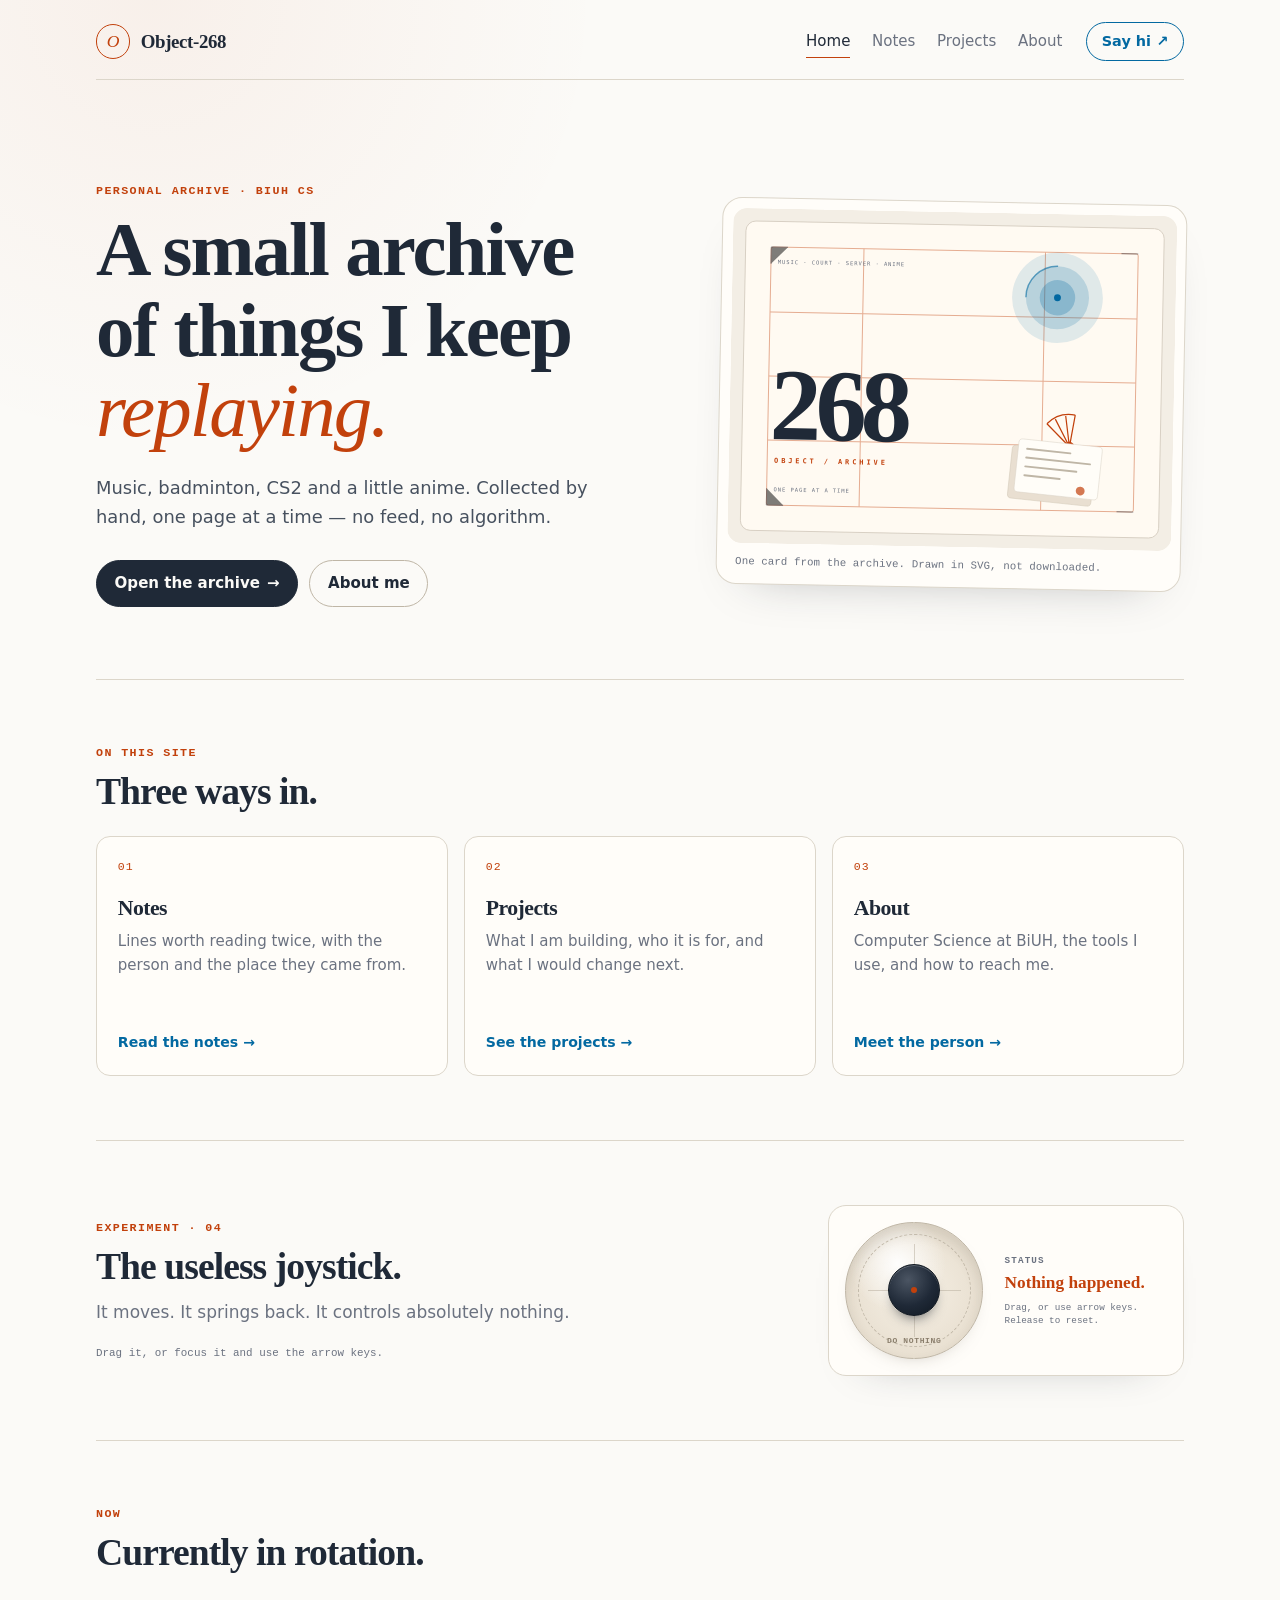
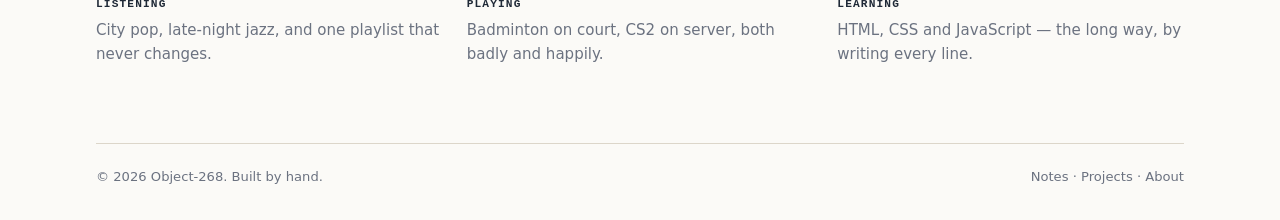
<file: index.html>
<!DOCTYPE html>
<html lang="en" class="no-js">
<head>
  <meta charset="UTF-8">
  <meta name="viewport" content="width=device-width, initial-scale=1.0">
  <meta name="description" content="Object-268 — a small hand-written archive of music, badminton, CS2 and anime.">
  <meta name="theme-color" content="#fbfaf7">
  <meta property="og:title" content="Object-268 — A small archive">
  <meta property="og:description" content="A small, hand-written archive by Object-268.">
  <meta property="og:type" content="website">
  <meta property="og:url" content="https://1762585131-cloud.github.io/object-268/">
  <meta property="og:image" content="https://1762585131-cloud.github.io/object-268/og-image.jpg">
  <meta property="og:image:width" content="1200">
  <meta property="og:image:height" content="630">
  <meta name="twitter:card" content="summary_large_image">
  <meta name="author" content="Object-268">
  <title>Object-268 — A small archive</title>
  <link rel="icon" href="favicon-32.png" sizes="32x32" type="image/png">
  <link rel="apple-touch-icon" href="apple-touch-icon.png">
  <link rel="stylesheet" href="style.css">
  <script>document.documentElement.classList.remove('no-js');document.documentElement.classList.add('js');</script>
  <script src="site.js" defer></script>
</head>
<body>
  <a class="skip-link" href="#main">Skip to content</a>

  <header class="site-header">
    <a class="brand" href="index.html" aria-label="Object-268 home">
      <span class="brand-mark" aria-hidden="true">O</span>
      <span class="brand-text">Object-268</span>
    </a>

    <button class="nav-toggle" type="button" aria-expanded="false" aria-controls="site-nav">
      <span class="nav-toggle-line" aria-hidden="true"></span>
      <span class="nav-toggle-line" aria-hidden="true"></span>
      <span class="sr-only">Menu</span>
    </button>

    <nav class="site-nav" id="site-nav" aria-label="Main">
      <ul class="nav-links">
        <li><a href="index.html" aria-current="page">Home</a></li>
        <li><a href="notes.html">Notes</a></li>
        <li><a href="projects.html">Projects</a></li>
        <li><a href="about.html">About</a></li>
      </ul>
      <a class="nav-cta" href="about.html#contact">Say hi <span aria-hidden="true">↗</span></a>
    </nav>
  </header>

  <main id="main">
    <section class="hero" aria-labelledby="hero-title">
      <div class="hero-copy">
        <p class="eyebrow">Personal archive · BiUH CS</p>
        <h1 id="hero-title">A small archive of things I keep <em>replaying.</em></h1>
        <p class="lede">Music, badminton, CS2 and a little anime. Collected by hand, one page at a time — no feed, no algorithm.</p>
        <div class="button-row">
          <a class="button button--solid" href="projects.html">Open the archive <span aria-hidden="true">→</span></a>
          <a class="button button--ghost" href="about.html">About me</a>
        </div>
      </div>

      <figure class="hero-figure">
        <img src="hero.svg" alt="An abstract archive card with court lines, a record and the number 268." width="900" height="680">
        <figcaption>One card from the archive. Drawn in SVG, not downloaded.</figcaption>
      </figure>
    </section>

    <section class="section" aria-labelledby="on-this-site">
      <div class="section-head">
        <p class="eyebrow">On this site</p>
        <h2 id="on-this-site">Three ways in.</h2>
      </div>

      <div class="card-grid">
        <a class="card" href="notes.html">
          <span class="card-number">01</span>
          <h3>Notes</h3>
          <p>Lines worth reading twice, with the person and the place they came from.</p>
          <span class="card-link">Read the notes <span aria-hidden="true">→</span></span>
        </a>

        <a class="card" href="projects.html">
          <span class="card-number">02</span>
          <h3>Projects</h3>
          <p>What I am building, who it is for, and what I would change next.</p>
          <span class="card-link">See the projects <span aria-hidden="true">→</span></span>
        </a>

        <a class="card" href="about.html">
          <span class="card-number">03</span>
          <h3>About</h3>
          <p>Computer Science at BiUH, the tools I use, and how to reach me.</p>
          <span class="card-link">Meet the person <span aria-hidden="true">→</span></span>
        </a>
      </div>
    </section>

    <section class="useless" aria-labelledby="useless-title">
      <div class="useless-copy">
        <p class="eyebrow">Experiment · 04</p>
        <h2 id="useless-title">The useless joystick.</h2>
        <p>It moves. It springs back. It controls absolutely nothing.</p>
        <p class="small-note">Drag it, or focus it and use the arrow keys.</p>
      </div>

      <div class="useless-card">
        <button class="joystick" type="button" data-joystick aria-describedby="joystick-help" aria-label="Useless joystick. Drag it or use the arrow keys. It does nothing.">
          <span class="joystick-ring" aria-hidden="true"></span>
          <span class="joystick-stick" data-joystick-stick aria-hidden="true"></span>
          <span class="joystick-label" aria-hidden="true">DO NOTHING</span>
        </button>
        <div class="useless-readout">
          <span class="joystick-status">Status</span>
          <p class="joystick-output" data-joystick-output aria-live="polite">Nothing happened.</p>
          <p class="joystick-help" id="joystick-help">Drag, or use arrow keys. Release to reset.</p>
        </div>
      </div>
    </section>

    <section class="now" aria-labelledby="now-title">
      <p class="eyebrow">Now</p>
      <h2 id="now-title">Currently in rotation.</h2>
      <div class="now-grid">
        <div>
          <span class="now-label">Listening</span>
          <p>City pop, late-night jazz, and one playlist that never changes.</p>
        </div>
        <div>
          <span class="now-label">Playing</span>
          <p>Badminton on court, CS2 on server, both badly and happily.</p>
        </div>
        <div>
          <span class="now-label">Learning</span>
          <p>HTML, CSS and JavaScript — the long way, by writing every line.</p>
        </div>
      </div>
    </section>
  </main>

  <footer class="site-footer" id="site-footer">
    <p>© <span data-year>2026</span> Object-268. Built by hand.</p>
    <p class="footer-links"><a href="notes.html">Notes</a> · <a href="projects.html">Projects</a> · <a href="about.html">About</a></p>
  </footer>
</body>
</html>
</file>
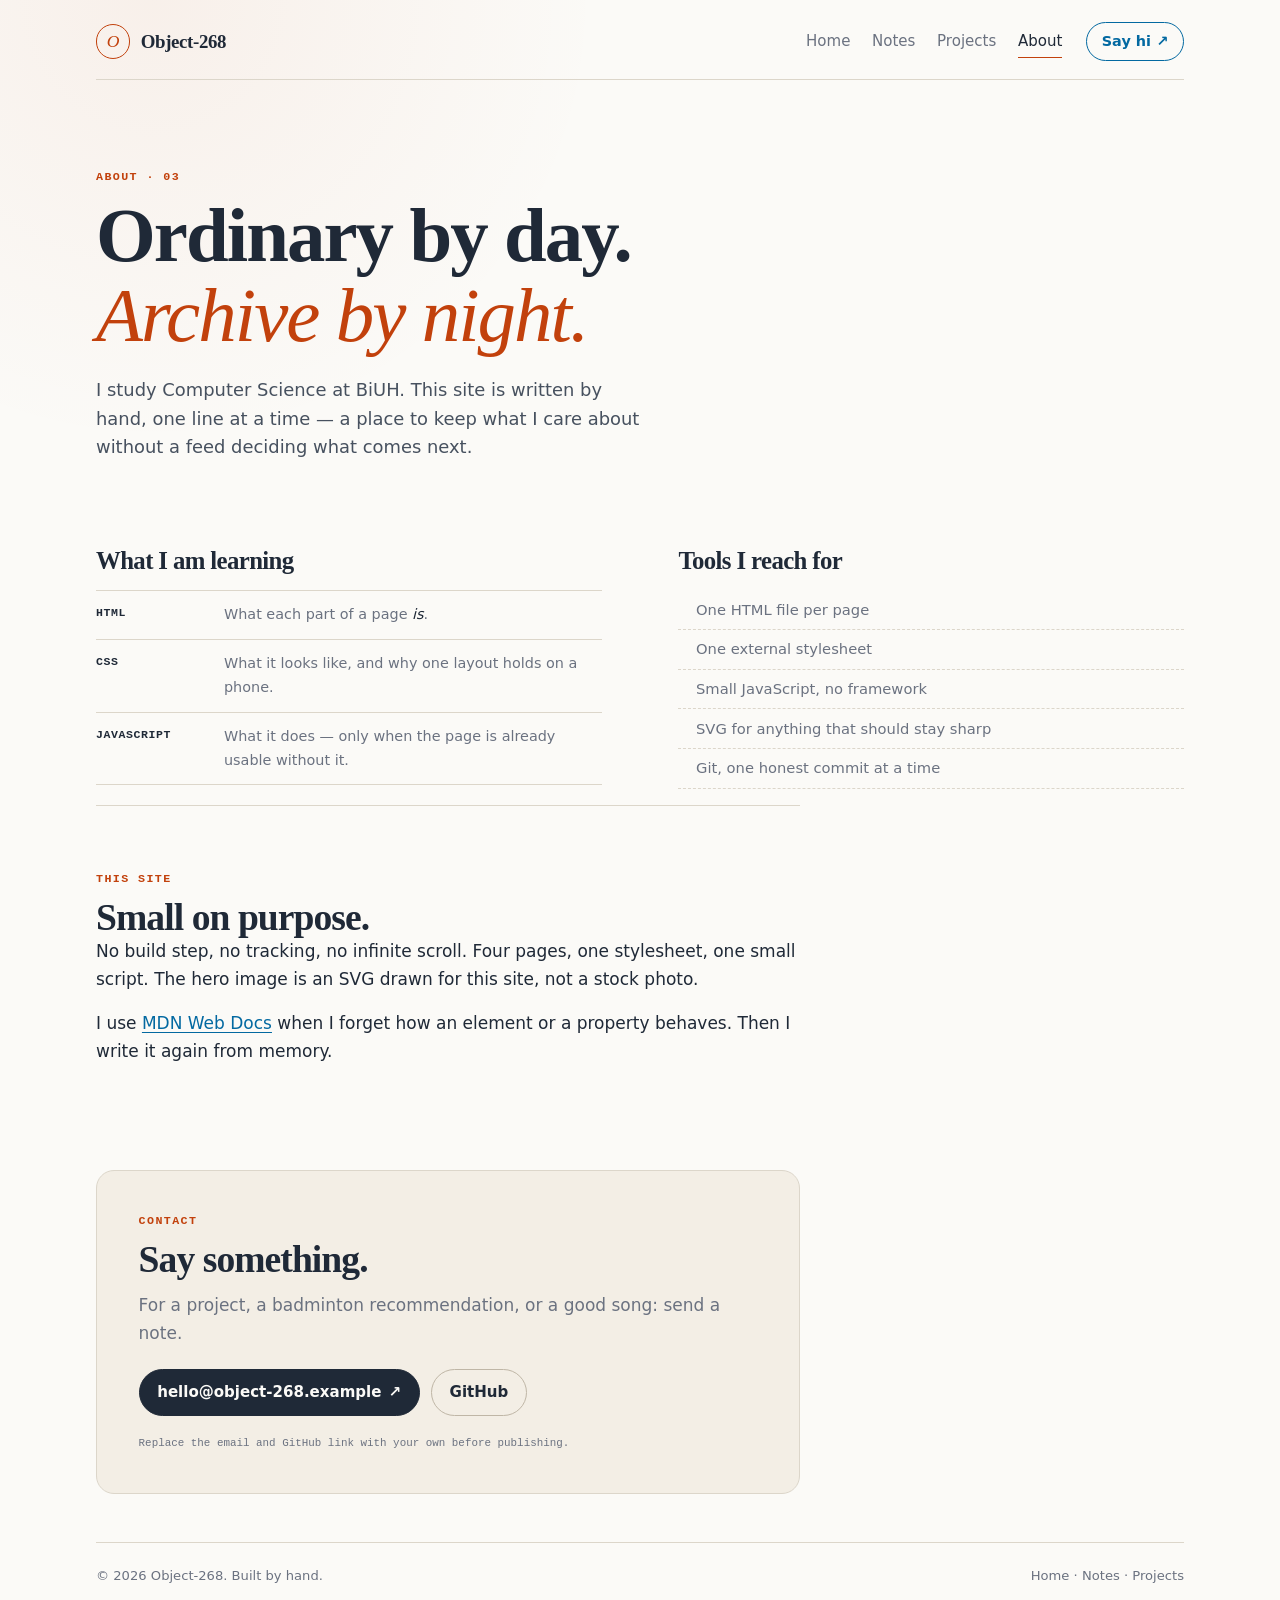
<file: about.html>
<!DOCTYPE html>
<html lang="en" class="no-js">
<head>
  <meta charset="UTF-8">
  <meta name="viewport" content="width=device-width, initial-scale=1.0">
  <meta name="description" content="About Object-268 — Computer Science at BiUH, learning HTML, CSS and JavaScript by hand.">
  <meta name="theme-color" content="#fbfaf7">
  <meta property="og:title" content="About — Object-268">
  <meta property="og:description" content="A small, hand-written archive by Object-268.">
  <meta property="og:type" content="website">
  <meta property="og:url" content="https://1762585131-cloud.github.io/object-268/about.html">
  <meta property="og:image" content="https://1762585131-cloud.github.io/object-268/og-image.jpg">
  <meta property="og:image:width" content="1200">
  <meta property="og:image:height" content="630">
  <meta name="twitter:card" content="summary_large_image">
  <meta name="author" content="Object-268">
  <title>About — Object-268</title>
  <link rel="icon" href="favicon-32.png" sizes="32x32" type="image/png">
  <link rel="apple-touch-icon" href="apple-touch-icon.png">
  <link rel="stylesheet" href="style.css">
  <script>document.documentElement.classList.remove('no-js');document.documentElement.classList.add('js');</script>
  <script src="site.js" defer></script>
</head>
<body>
  <a class="skip-link" href="#main">Skip to content</a>

  <header class="site-header">
    <a class="brand" href="index.html" aria-label="Object-268 home">
      <span class="brand-mark" aria-hidden="true">O</span>
      <span class="brand-text">Object-268</span>
    </a>
    <button class="nav-toggle" type="button" aria-expanded="false" aria-controls="site-nav">
      <span class="nav-toggle-line" aria-hidden="true"></span>
      <span class="nav-toggle-line" aria-hidden="true"></span>
      <span class="sr-only">Menu</span>
    </button>
    <nav class="site-nav" id="site-nav" aria-label="Main">
      <ul class="nav-links">
        <li><a href="index.html">Home</a></li>
        <li><a href="notes.html">Notes</a></li>
        <li><a href="projects.html">Projects</a></li>
        <li><a href="about.html" aria-current="page">About</a></li>
      </ul>
      <a class="nav-cta" href="#contact">Say hi <span aria-hidden="true">↗</span></a>
    </nav>
  </header>

  <main id="main">
    <header class="page-head">
      <p class="eyebrow">About · 03</p>
      <h1>Ordinary by day.<br><em>Archive by night.</em></h1>
      <p class="lede">I study Computer Science at BiUH. This site is written by hand, one line at a time — a place to keep what I care about without a feed deciding what comes next.</p>
    </header>

    <section class="about-grid">
      <div>
        <h2>What I am learning</h2>
        <ul class="learning-list">
          <li><strong>HTML</strong><span>What each part of a page <em>is</em>.</span></li>
          <li><strong>CSS</strong><span>What it looks like, and why one layout holds on a phone.</span></li>
          <li><strong>JavaScript</strong><span>What it does — only when the page is already usable without it.</span></li>
        </ul>
      </div>

      <div>
        <h2>Tools I reach for</h2>
        <ul class="plain-list">
          <li>One HTML file per page</li>
          <li>One external stylesheet</li>
          <li>Small JavaScript, no framework</li>
          <li>SVG for anything that should stay sharp</li>
          <li>Git, one honest commit at a time</li>
        </ul>
      </div>
    </section>

    <section class="section section--narrow" aria-labelledby="how-this-site-was-made">
      <p class="eyebrow">This site</p>
      <h2 id="how-this-site-was-made">Small on purpose.</h2>
      <p>No build step, no tracking, no infinite scroll. Four pages, one stylesheet, one small script. The hero image is an SVG drawn for this site, not a stock photo.</p>
      <p>I use <a href="https://developer.mozilla.org" target="_blank" rel="noopener noreferrer">MDN Web Docs</a> when I forget how an element or a property behaves. Then I write it again from memory.</p>
    </section>

    <section class="contact" id="contact" aria-labelledby="contact-title">
      <p class="eyebrow">Contact</p>
      <h2 id="contact-title">Say something.</h2>
      <p>For a project, a badminton recommendation, or a good song: send a note.</p>
      <div class="button-row">
        <a class="button button--solid" href="mailto:hello@object-268.example">hello@object-268.example <span aria-hidden="true">↗</span></a>
        <a class="button button--ghost" href="https://github.com/" target="_blank" rel="noopener noreferrer">GitHub</a>
      </div>
      <p class="small-note">Replace the email and GitHub link with your own before publishing.</p>
    </section>
  </main>

  <footer class="site-footer" id="site-footer">
    <p>© <span data-year>2026</span> Object-268. Built by hand.</p>
    <p class="footer-links"><a href="index.html">Home</a> · <a href="notes.html">Notes</a> · <a href="projects.html">Projects</a></p>
  </footer>
</body>
</html>
</file>
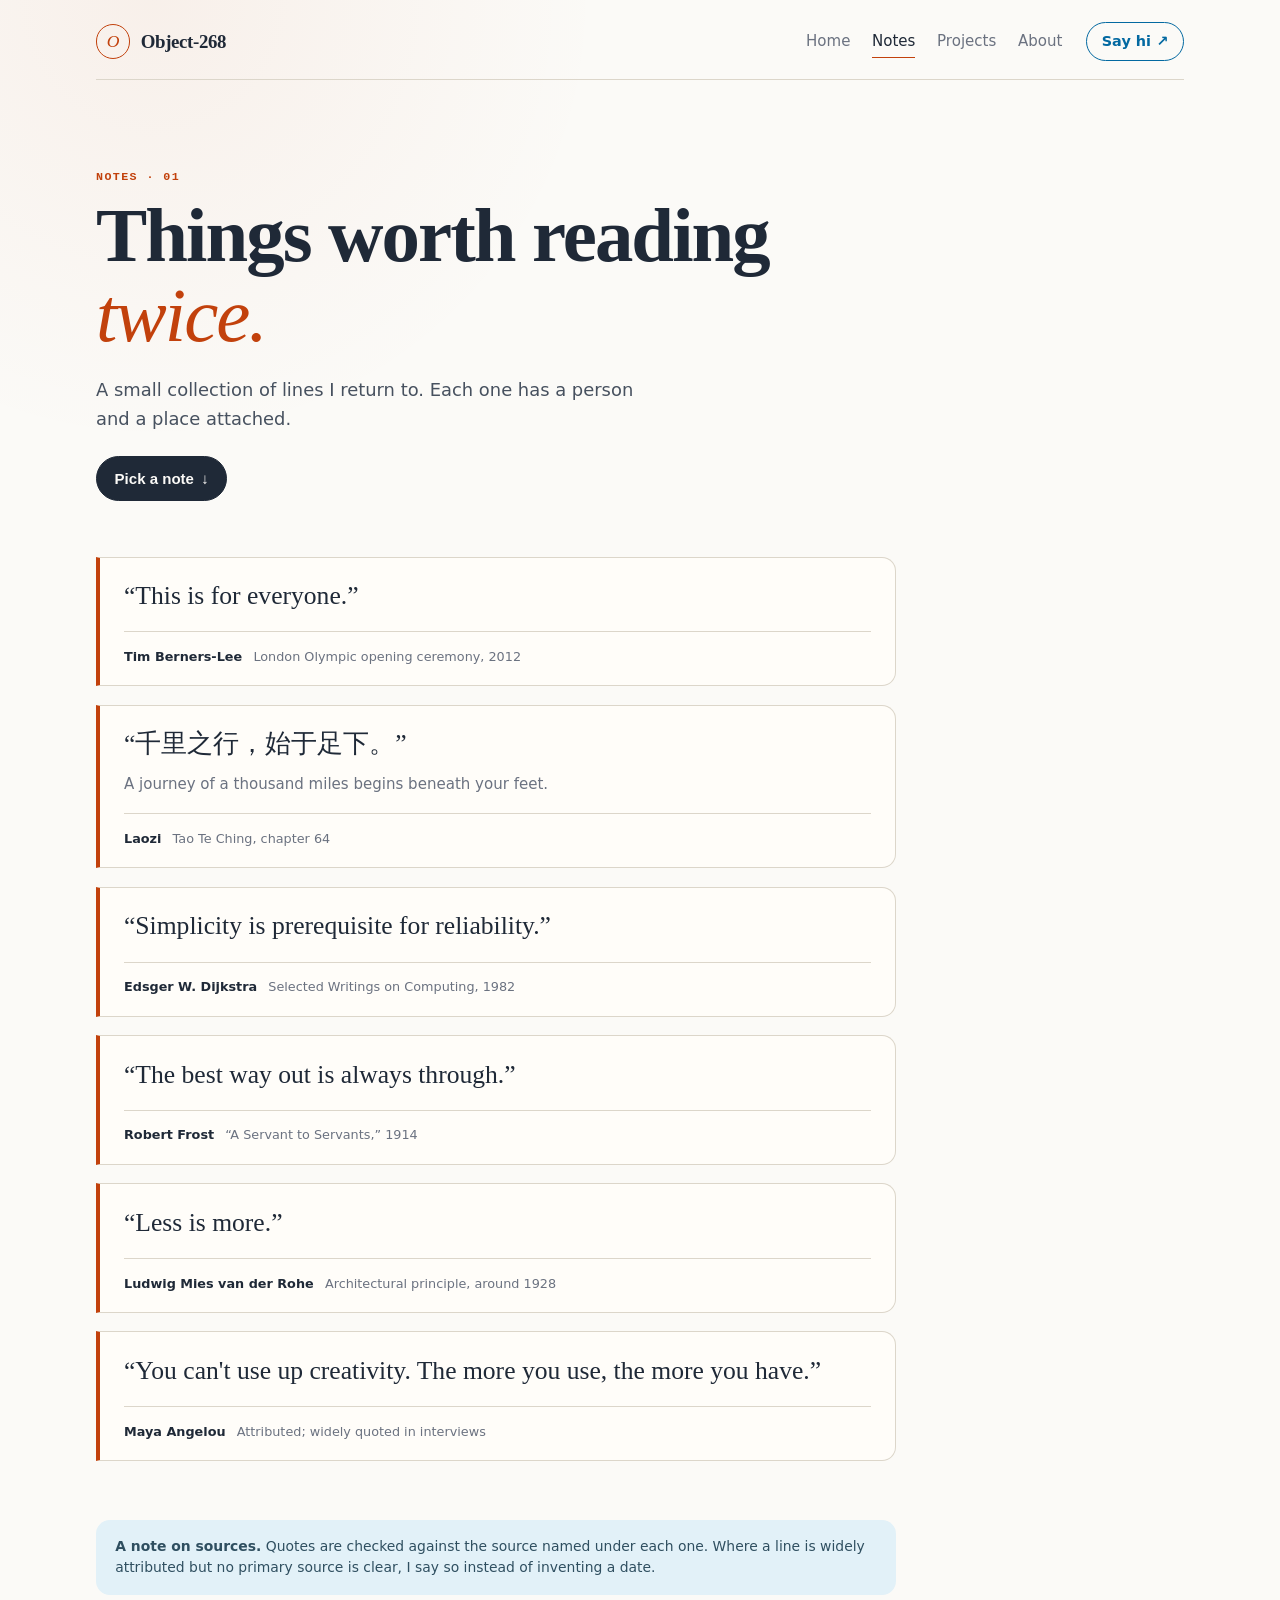
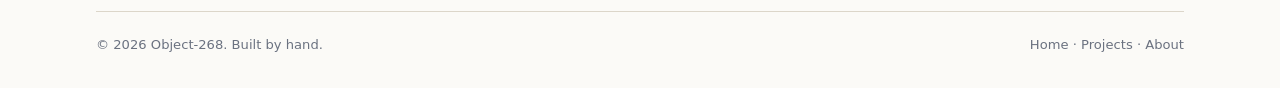
<file: notes.html>
<!DOCTYPE html>
<html lang="en" class="no-js">
<head>
  <meta charset="UTF-8">
  <meta name="viewport" content="width=device-width, initial-scale=1.0">
  <meta name="description" content="Notes worth reading twice — quotes collected by Object-268, with sources.">
  <meta name="theme-color" content="#fbfaf7">
  <meta property="og:title" content="Notes — Object-268">
  <meta property="og:description" content="A small, hand-written archive by Object-268.">
  <meta property="og:type" content="website">
  <meta property="og:url" content="https://1762585131-cloud.github.io/object-268/notes.html">
  <meta property="og:image" content="https://1762585131-cloud.github.io/object-268/og-image.jpg">
  <meta property="og:image:width" content="1200">
  <meta property="og:image:height" content="630">
  <meta name="twitter:card" content="summary_large_image">
  <meta name="author" content="Object-268">
  <title>Notes — Object-268</title>
  <link rel="icon" href="favicon-32.png" sizes="32x32" type="image/png">
  <link rel="apple-touch-icon" href="apple-touch-icon.png">
  <link rel="stylesheet" href="style.css">
  <script>document.documentElement.classList.remove('no-js');document.documentElement.classList.add('js');</script>
  <script src="site.js" defer></script>
</head>
<body>
  <a class="skip-link" href="#main">Skip to content</a>

  <header class="site-header">
    <a class="brand" href="index.html" aria-label="Object-268 home">
      <span class="brand-mark" aria-hidden="true">O</span>
      <span class="brand-text">Object-268</span>
    </a>
    <button class="nav-toggle" type="button" aria-expanded="false" aria-controls="site-nav">
      <span class="nav-toggle-line" aria-hidden="true"></span>
      <span class="nav-toggle-line" aria-hidden="true"></span>
      <span class="sr-only">Menu</span>
    </button>
    <nav class="site-nav" id="site-nav" aria-label="Main">
      <ul class="nav-links">
        <li><a href="index.html">Home</a></li>
        <li><a href="notes.html" aria-current="page">Notes</a></li>
        <li><a href="projects.html">Projects</a></li>
        <li><a href="about.html">About</a></li>
      </ul>
      <a class="nav-cta" href="about.html#contact">Say hi <span aria-hidden="true">↗</span></a>
    </nav>
  </header>

  <main id="main">
    <header class="page-head">
      <p class="eyebrow">Notes · 01</p>
      <h1>Things worth reading <em>twice.</em></h1>
      <p class="lede">A small collection of lines I return to. Each one has a person and a place attached.</p>
      <button class="button button--solid" type="button" data-random-note>Pick a note <span aria-hidden="true">↓</span></button>
    </header>

    <section class="notes" aria-label="Collected notes">
      <article class="note" id="note-berners-lee">
        <blockquote>
          <p>“This is for everyone.”</p>
        </blockquote>
        <footer>
          <cite>Tim Berners-Lee</cite>
          <span>London Olympic opening ceremony, 2012</span>
        </footer>
      </article>

      <article class="note" id="note-laozi">
        <blockquote>
          <p>“千里之行，始于足下。”</p>
          <p class="translation">A journey of a thousand miles begins beneath your feet.</p>
        </blockquote>
        <footer>
          <cite>Laozi</cite>
          <span>Tao Te Ching, chapter 64</span>
        </footer>
      </article>

      <article class="note" id="note-dijkstra">
        <blockquote>
          <p>“Simplicity is prerequisite for reliability.”</p>
        </blockquote>
        <footer>
          <cite>Edsger W. Dijkstra</cite>
          <span>Selected Writings on Computing, 1982</span>
        </footer>
      </article>

      <article class="note" id="note-frost">
        <blockquote>
          <p>“The best way out is always through.”</p>
        </blockquote>
        <footer>
          <cite>Robert Frost</cite>
          <span>“A Servant to Servants,” 1914</span>
        </footer>
      </article>

      <article class="note" id="note-mies">
        <blockquote>
          <p>“Less is more.”</p>
        </blockquote>
        <footer>
          <cite>Ludwig Mies van der Rohe</cite>
          <span>Architectural principle, around 1928</span>
        </footer>
      </article>

      <article class="note" id="note-angelou">
        <blockquote>
          <p>“You can't use up creativity. The more you use, the more you have.”</p>
        </blockquote>
        <footer>
          <cite>Maya Angelou</cite>
          <span>Attributed; widely quoted in interviews</span>
        </footer>
      </article>
    </section>

    <aside class="note-source">
      <p><strong>A note on sources.</strong> Quotes are checked against the source named under each one. Where a line is widely attributed but no primary source is clear, I say so instead of inventing a date.</p>
    </aside>
  </main>

  <footer class="site-footer" id="site-footer">
    <p>© <span data-year>2026</span> Object-268. Built by hand.</p>
    <p class="footer-links"><a href="index.html">Home</a> · <a href="projects.html">Projects</a> · <a href="about.html">About</a></p>
  </footer>
</body>
</html>
</file>
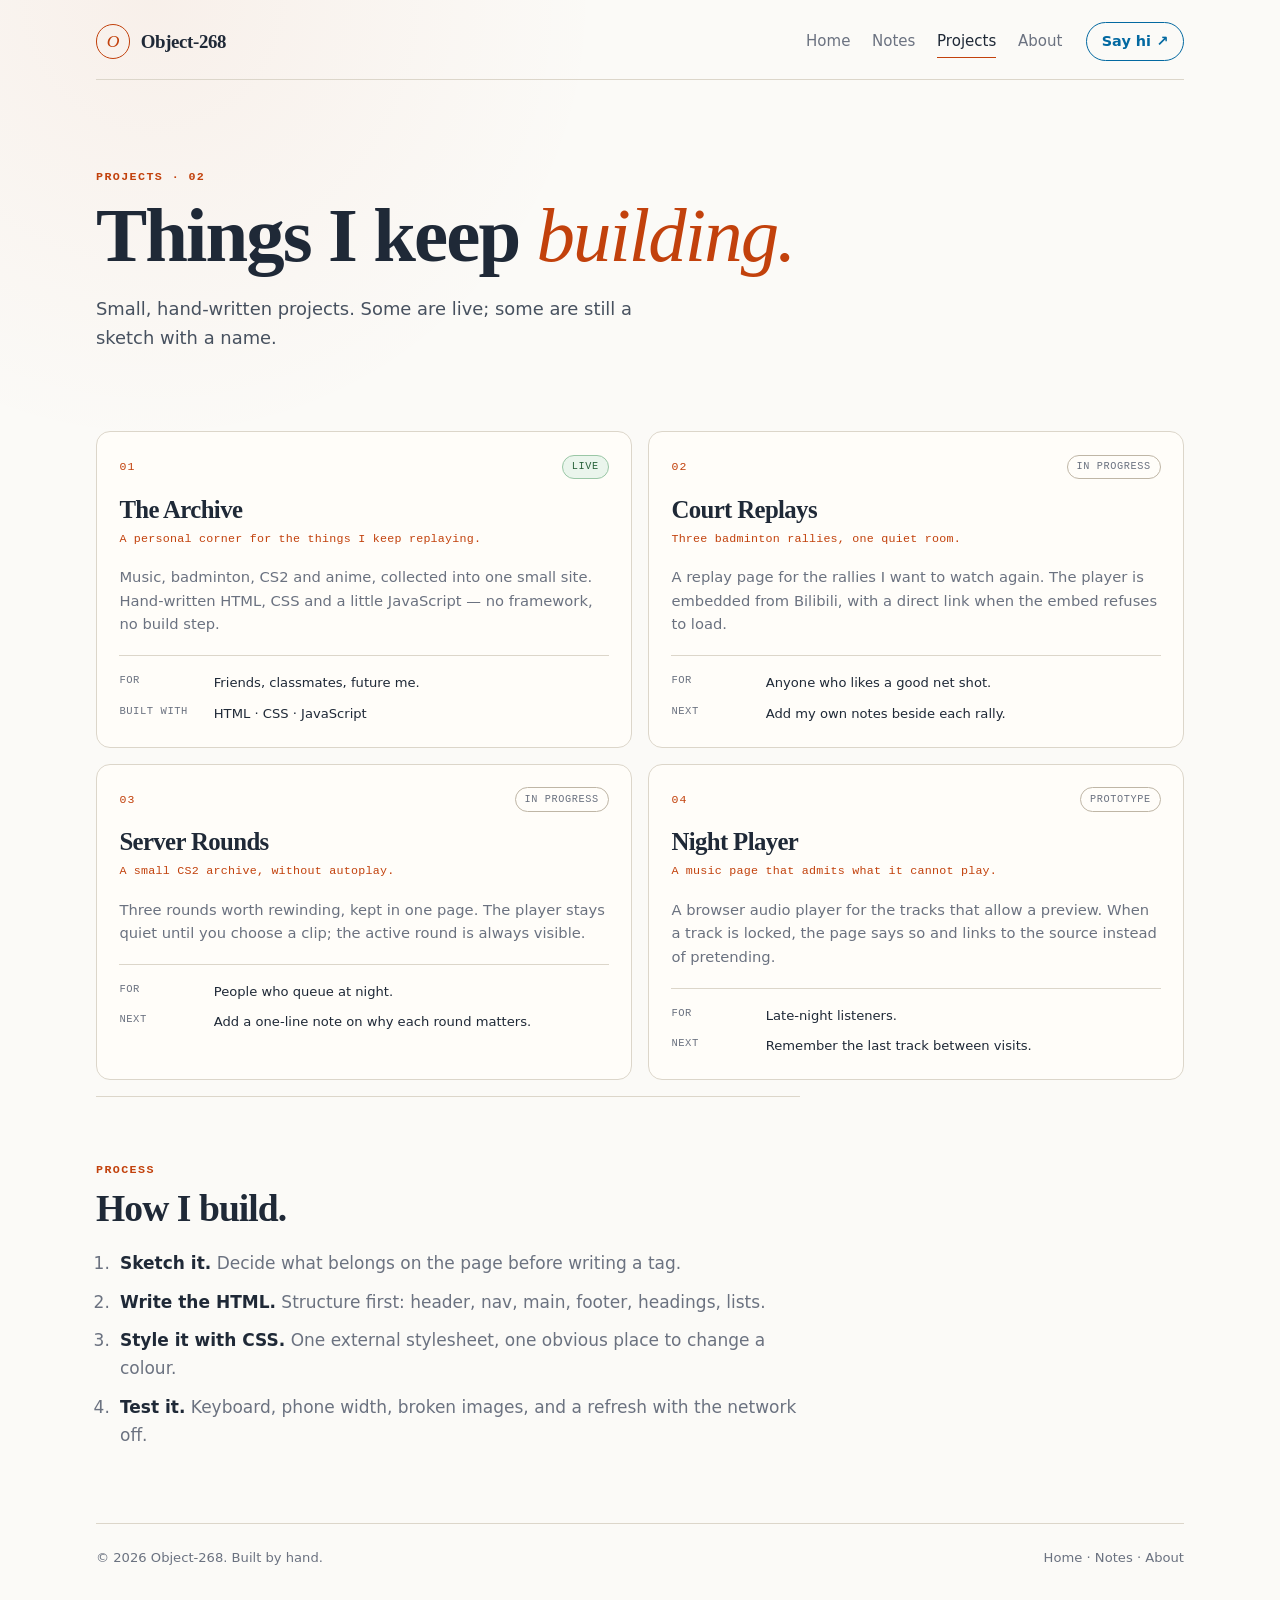
<file: projects.html>
<!DOCTYPE html>
<html lang="en" class="no-js">
<head>
  <meta charset="UTF-8">
  <meta name="viewport" content="width=device-width, initial-scale=1.0">
  <meta name="description" content="Project ideas and works in progress by Object-268 — a personal archive, badminton replays, CS2 rounds and a night player.">
  <meta name="theme-color" content="#fbfaf7">
  <meta property="og:title" content="Projects — Object-268">
  <meta property="og:description" content="A small, hand-written archive by Object-268.">
  <meta property="og:type" content="website">
  <meta property="og:url" content="https://1762585131-cloud.github.io/object-268/projects.html">
  <meta property="og:image" content="https://1762585131-cloud.github.io/object-268/og-image.jpg">
  <meta property="og:image:width" content="1200">
  <meta property="og:image:height" content="630">
  <meta name="twitter:card" content="summary_large_image">
  <meta name="author" content="Object-268">
  <title>Projects — Object-268</title>
  <link rel="icon" href="favicon-32.png" sizes="32x32" type="image/png">
  <link rel="apple-touch-icon" href="apple-touch-icon.png">
  <link rel="stylesheet" href="style.css">
  <script>document.documentElement.classList.remove('no-js');document.documentElement.classList.add('js');</script>
  <script src="site.js" defer></script>
</head>
<body>
  <a class="skip-link" href="#main">Skip to content</a>

  <header class="site-header">
    <a class="brand" href="index.html" aria-label="Object-268 home">
      <span class="brand-mark" aria-hidden="true">O</span>
      <span class="brand-text">Object-268</span>
    </a>
    <button class="nav-toggle" type="button" aria-expanded="false" aria-controls="site-nav">
      <span class="nav-toggle-line" aria-hidden="true"></span>
      <span class="nav-toggle-line" aria-hidden="true"></span>
      <span class="sr-only">Menu</span>
    </button>
    <nav class="site-nav" id="site-nav" aria-label="Main">
      <ul class="nav-links">
        <li><a href="index.html">Home</a></li>
        <li><a href="notes.html">Notes</a></li>
        <li><a href="projects.html" aria-current="page">Projects</a></li>
        <li><a href="about.html">About</a></li>
      </ul>
      <a class="nav-cta" href="about.html#contact">Say hi <span aria-hidden="true">↗</span></a>
    </nav>
  </header>

  <main id="main">
    <header class="page-head">
      <p class="eyebrow">Projects · 02</p>
      <h1>Things I keep <em>building.</em></h1>
      <p class="lede">Small, hand-written projects. Some are live; some are still a sketch with a name.</p>
    </header>

    <section class="project-list" aria-label="Projects">
      <article class="project">
        <div class="project-top">
          <span class="project-number">01</span>
          <span class="status status--live">Live</span>
        </div>
        <h2>The Archive</h2>
        <p class="project-sub">A personal corner for the things I keep replaying.</p>
        <p>Music, badminton, CS2 and anime, collected into one small site. Hand-written HTML, CSS and a little JavaScript — no framework, no build step.</p>
        <dl class="project-meta">
          <div><dt>For</dt><dd>Friends, classmates, future me.</dd></div>
          <div><dt>Built with</dt><dd>HTML · CSS · JavaScript</dd></div>
        </dl>
      </article>

      <article class="project">
        <div class="project-top">
          <span class="project-number">02</span>
          <span class="status">In progress</span>
        </div>
        <h2>Court Replays</h2>
        <p class="project-sub">Three badminton rallies, one quiet room.</p>
        <p>A replay page for the rallies I want to watch again. The player is embedded from Bilibili, with a direct link when the embed refuses to load.</p>
        <dl class="project-meta">
          <div><dt>For</dt><dd>Anyone who likes a good net shot.</dd></div>
          <div><dt>Next</dt><dd>Add my own notes beside each rally.</dd></div>
        </dl>
      </article>

      <article class="project">
        <div class="project-top">
          <span class="project-number">03</span>
          <span class="status">In progress</span>
        </div>
        <h2>Server Rounds</h2>
        <p class="project-sub">A small CS2 archive, without autoplay.</p>
        <p>Three rounds worth rewinding, kept in one page. The player stays quiet until you choose a clip; the active round is always visible.</p>
        <dl class="project-meta">
          <div><dt>For</dt><dd>People who queue at night.</dd></div>
          <div><dt>Next</dt><dd>Add a one-line note on why each round matters.</dd></div>
        </dl>
      </article>

      <article class="project">
        <div class="project-top">
          <span class="project-number">04</span>
          <span class="status">Prototype</span>
        </div>
        <h2>Night Player</h2>
        <p class="project-sub">A music page that admits what it cannot play.</p>
        <p>A browser audio player for the tracks that allow a preview. When a track is locked, the page says so and links to the source instead of pretending.</p>
        <dl class="project-meta">
          <div><dt>For</dt><dd>Late-night listeners.</dd></div>
          <div><dt>Next</dt><dd>Remember the last track between visits.</dd></div>
        </dl>
      </article>
    </section>

    <section class="section section--narrow" aria-labelledby="how-i-build">
      <p class="eyebrow">Process</p>
      <h2 id="how-i-build">How I build.</h2>
      <ol class="steps">
        <li><strong>Sketch it.</strong> Decide what belongs on the page before writing a tag.</li>
        <li><strong>Write the HTML.</strong> Structure first: header, nav, main, footer, headings, lists.</li>
        <li><strong>Style it with CSS.</strong> One external stylesheet, one obvious place to change a colour.</li>
        <li><strong>Test it.</strong> Keyboard, phone width, broken images, and a refresh with the network off.</li>
      </ol>
    </section>
  </main>

  <footer class="site-footer" id="site-footer">
    <p>© <span data-year>2026</span> Object-268. Built by hand.</p>
    <p class="footer-links"><a href="index.html">Home</a> · <a href="notes.html">Notes</a> · <a href="about.html">About</a></p>
  </footer>
</body>
</html>
</file>
<file: style.css>
/* =========================================================
   Object-268 鈥?one stylesheet, four pages
   Palette: warm paper, ink, court orange, a little blue
   ========================================================= */

:root {
  --paper: #fbfaf7;
  --paper-deep: #f3eee5;
  --card: #fffdf9;
  --ink: #1f2937;
  --muted: #6b7280;
  --line: #dcd6ca;
  --line-strong: #bfb6a6;
  --accent: #c2410c;
  --accent-soft: #f6e4d7;
  --blue: #0369a1;
  --blue-soft: #e2f1f8;
  --serif: Georgia, "Times New Roman", serif;
  --sans: system-ui, -apple-system, "Segoe UI", Roboto, sans-serif;
  --mono: "SFMono-Regular", Consolas, "Liberation Mono", monospace;
  --max: 68rem;
  --reading: 44rem;
  --radius: 14px;
}

*,
*::before,
*::after {
  box-sizing: border-box;
}

html {
  scroll-behavior: smooth;
}

body {
  margin: 0;
  font-family: var(--sans);
  font-size: 1.0625rem;
  line-height: 1.65;
  color: var(--ink);
  background:
    radial-gradient(circle at 12% 0%, rgba(194, 65, 12, 0.055), transparent 28rem),
    var(--paper);
}

img {
  display: block;
  max-width: 100%;
  height: auto;
}

a {
  color: var(--blue);
  text-underline-offset: 0.18em;
}

a:hover {
  color: var(--accent);
}

:focus-visible {
  outline: 3px solid var(--blue);
  outline-offset: 4px;
  border-radius: 4px;
}

.sr-only {
  position: absolute;
  width: 1px;
  height: 1px;
  padding: 0;
  margin: -1px;
  overflow: hidden;
  clip: rect(0 0 0 0);
  white-space: nowrap;
  border: 0;
}

.skip-link {
  position: absolute;
  top: -4rem;
  left: 1rem;
  z-index: 50;
  padding: 0.7rem 1rem;
  background: var(--ink);
  color: var(--paper);
  border-radius: 0 0 8px 8px;
  font-size: 0.9rem;
  text-decoration: none;
}

.skip-link:focus {
  top: 0;
  color: var(--paper);
}

/* =========================================================
   Header
   ========================================================= */

.site-header {
  width: min(100% - 3rem, var(--max));
  margin: 0 auto;
  padding: 1.4rem 0 1.1rem;
  display: flex;
  align-items: center;
  gap: 1.5rem;
  border-bottom: 1px solid var(--line);
}

.brand {
  display: inline-flex;
  align-items: center;
  gap: 0.65rem;
  color: var(--ink);
  text-decoration: none;
  flex: 0 0 auto;
}

.brand:hover {
  color: var(--ink);
}

.brand-mark {
  display: grid;
  place-items: center;
  width: 2.15rem;
  height: 2.15rem;
  border: 1.5px solid var(--accent);
  border-radius: 50%;
  color: var(--accent);
  font-family: var(--serif);
  font-size: 1.1rem;
  font-style: italic;
  line-height: 1;
}

.brand-text {
  font-family: var(--serif);
  font-size: 1.18rem;
  font-weight: 700;
  letter-spacing: -0.02em;
}

.site-nav {
  display: flex;
  align-items: center;
  gap: 1.5rem;
  margin-left: auto;
}

.nav-links {
  display: flex;
  align-items: center;
  gap: 1.35rem;
  margin: 0;
  padding: 0;
  list-style: none;
}

.nav-links a {
  display: inline-block;
  padding: 0.2rem 0;
  color: var(--muted);
  font-size: 0.94rem;
  text-decoration: none;
  border-bottom: 1px solid transparent;
}

.nav-links a:hover {
  color: var(--ink);
}

.nav-links a[aria-current="page"] {
  color: var(--ink);
  border-bottom-color: var(--accent);
}

.nav-cta {
  display: inline-flex;
  align-items: center;
  gap: 0.35rem;
  padding: 0.4rem 0.9rem;
  border: 1.5px solid var(--blue);
  border-radius: 999px;
  color: var(--blue);
  font-size: 0.9rem;
  font-weight: 600;
  text-decoration: none;
  white-space: nowrap;
}

.nav-cta:hover {
  background: var(--blue);
  color: var(--paper);
}

.no-js .nav-toggle {
  display: none;
}

.nav-toggle {
  display: none;
  width: 2.5rem;
  height: 2.5rem;
  margin-left: auto;
  padding: 0;
  border: 1px solid var(--line-strong);
  border-radius: 50%;
  background: var(--card);
  cursor: pointer;
}

.nav-toggle-line {
  display: block;
  width: 1rem;
  height: 1.5px;
  margin: 0.24rem auto;
  background: var(--ink);
}

/* =========================================================
   Shared layout and type
   ========================================================= */

main {
  width: min(100% - 3rem, var(--max));
  margin: 0 auto;
}

.eyebrow {
  margin: 0 0 0.55rem;
  color: var(--accent);
  font-family: var(--mono);
  font-size: 0.73rem;
  font-weight: 700;
  letter-spacing: 0.12em;
  text-transform: uppercase;
}

h1,
h2,
h3 {
  margin: 0;
  font-family: var(--serif);
  font-weight: 700;
  letter-spacing: -0.025em;
  line-height: 1.05;
}

h1 {
  font-size: clamp(2.55rem, 6vw, 4.8rem);
}

h1 em,
.page-head h1 em {
  color: var(--accent);
  font-weight: 400;
}

h2 {
  font-size: clamp(1.65rem, 3vw, 2.35rem);
}

h3 {
  font-size: 1.36rem;
}

p {
  margin: 0 0 1rem;
}

.lede {
  max-width: 35rem;
  color: #47515f;
  font-size: clamp(1rem, 1.4vw, 1.16rem);
  line-height: 1.6;
}

.button-row {
  display: flex;
  flex-wrap: wrap;
  gap: 0.7rem;
  align-items: center;
}

.button {
  display: inline-flex;
  align-items: center;
  justify-content: center;
  gap: 0.45rem;
  min-height: 2.8rem;
  padding: 0.62rem 1.1rem;
  border: 1.5px solid transparent;
  border-radius: 999px;
  font-size: 0.94rem;
  font-weight: 600;
  text-decoration: none;
  cursor: pointer;
  transition: background-color 160ms ease, color 160ms ease, border-color 160ms ease, transform 160ms ease;
}

.button:hover {
  transform: translateY(-1px);
}

.button--solid {
  background: var(--ink);
  border-color: var(--ink);
  color: var(--paper);
}

.button--solid:hover {
  background: var(--accent);
  border-color: var(--accent);
  color: #fff;
}

.button--ghost {
  background: transparent;
  border-color: var(--line-strong);
  color: var(--ink);
}

.button--ghost:hover {
  border-color: var(--accent);
  color: var(--accent);
}

/* =========================================================
   Home
   ========================================================= */

.hero {
  display: grid;
  grid-template-columns: minmax(0, 1.08fr) minmax(0, 0.92fr);
  gap: clamp(2rem, 6vw, 5rem);
  align-items: center;
  padding: clamp(3.2rem, 8vw, 6.5rem) 0 clamp(2.6rem, 6vw, 4.5rem);
}

.hero-copy h1 {
  max-width: 13ch;
  margin-bottom: 1.4rem;
}

.hero-copy .lede {
  margin-bottom: 1.8rem;
}

.hero-figure {
  position: relative;
  margin: 0;
  padding: 0.6rem;
  background: var(--card);
  border: 1px solid var(--line);
  border-radius: calc(var(--radius) + 6px);
  box-shadow: 0 22px 50px -34px rgba(31, 41, 55, 0.35);
  transform: rotate(1.1deg);
}

.hero-figure img {
  width: 100%;
  border-radius: var(--radius);
}

.hero-figure figcaption {
  padding: 0.65rem 0.55rem 0.15rem;
  color: var(--muted);
  font-family: var(--mono);
  font-size: 0.67rem;
  letter-spacing: 0.01em;
}

.section {
  padding: clamp(2.4rem, 5vw, 4.2rem) 0;
  border-top: 1px solid var(--line);
}

.section--narrow {
  max-width: var(--reading);
}

.section-head {
  display: block;
  margin-bottom: 1.5rem;
}

.section-head h2 {
  max-width: 14ch;
  margin-top: 0.2rem;
}

.card-grid {
  display: grid;
  grid-template-columns: repeat(3, minmax(0, 1fr));
  gap: 1rem;
}

.card {
  display: flex;
  flex-direction: column;
  min-height: 15rem;
  padding: 1.3rem;
  background: var(--card);
  border: 1px solid var(--line);
  border-radius: var(--radius);
  color: var(--ink);
  text-decoration: none;
  transition: border-color 160ms ease, transform 160ms ease, box-shadow 160ms ease;
}

.card:hover {
  color: var(--ink);
  border-color: var(--accent);
  transform: translateY(-3px);
  box-shadow: 0 16px 30px -24px rgba(31, 41, 55, 0.35);
}

.card-number {
  color: var(--accent);
  font-family: var(--mono);
  font-size: 0.72rem;
  letter-spacing: 0.1em;
}

.card h3 {
  margin: 1.3rem 0 0.65rem;
}

.card p {
  color: var(--muted);
  font-size: 0.94rem;
  line-height: 1.55;
}

.card-link {
  margin-top: auto;
  padding-top: 1.1rem;
  color: var(--blue);
  font-size: 0.88rem;
  font-weight: 600;
}

/* =========================================================
   Useless joystick
   ========================================================= */

.useless {
  display: grid;
  grid-template-columns: minmax(0, 1fr) auto;
  gap: clamp(2rem, 6vw, 5rem);
  align-items: center;
  padding: clamp(2.4rem, 5vw, 4.2rem) 0;
  border-top: 1px solid var(--line);
}

.useless-copy {
  max-width: 30rem;
}

.useless-copy h2 {
  margin-bottom: 0.7rem;
}

.useless-copy > p:not(.eyebrow, .small-note) {
  color: var(--muted);
}

.useless-card {
  display: flex;
  align-items: center;
  gap: 1.35rem;
  padding: 1rem 1.15rem 1rem 1rem;
  background: var(--card);
  border: 1px solid var(--line);
  border-radius: calc(var(--radius) + 4px);
  box-shadow: 0 20px 45px -38px rgba(31, 41, 55, 0.4);
}

.joystick {
  position: relative;
  flex: 0 0 auto;
  width: 8.6rem;
  height: 8.6rem;
  padding: 0;
  border: 1px solid var(--line-strong);
  border-radius: 50%;
  background:
    radial-gradient(circle at 38% 30%, rgba(255, 255, 255, 0.95), transparent 38%),
    radial-gradient(circle, #f6f0e5 0%, #e8dfd0 72%, #d8cdbb 100%);
  box-shadow: inset 0 8px 14px rgba(60, 47, 32, 0.12), 0 8px 20px -16px rgba(60, 47, 32, 0.5);
  cursor: grab;
  touch-action: none;
  user-select: none;
  -webkit-user-select: none;
  -webkit-tap-highlight-color: transparent;
}

.joystick:active,
.joystick.is-dragging {
  cursor: grabbing;
}

.joystick-ring {
  position: absolute;
  inset: 0.7rem;
  border: 1px dashed var(--line-strong);
  border-radius: 50%;
  opacity: 0.9;
}

.joystick-ring::before,
.joystick-ring::after {
  content: "";
  position: absolute;
  background: var(--line-strong);
  opacity: 0.65;
}

.joystick-ring::before {
  top: 50%;
  left: 8%;
  right: 8%;
  height: 1px;
}

.joystick-ring::after {
  top: 8%;
  bottom: 8%;
  left: 50%;
  width: 1px;
}

.joystick-stick {
  position: absolute;
  top: 50%;
  left: 50%;
  width: 3.25rem;
  height: 3.25rem;
  margin: -1.625rem 0 0 -1.625rem;
  border: 1px solid #0f1720;
  border-radius: 50%;
  background:
    radial-gradient(circle at 38% 30%, #4b5563 0%, #1f2937 55%, #0f1720 100%);
  box-shadow: 0 8px 13px -7px rgba(15, 23, 32, 0.7), inset 0 1px 0 rgba(255, 255, 255, 0.22);
  transition: transform 380ms cubic-bezier(0.22, 1, 0.36, 1);
  will-change: transform;
}

.joystick-stick::after {
  content: "";
  position: absolute;
  top: 50%;
  left: 50%;
  width: 0.42rem;
  height: 0.42rem;
  margin: -0.21rem 0 0 -0.21rem;
  border-radius: 50%;
  background: var(--accent);
}

.joystick.is-dragging .joystick-stick {
  transition: none;
}

.joystick-label {
  position: absolute;
  bottom: 0.82rem;
  left: 50%;
  transform: translateX(-50%);
  color: #8b7f6d;
  font-family: var(--mono);
  font-size: 0.5rem;
  font-weight: 700;
  letter-spacing: 0.08em;
  white-space: nowrap;
}

.useless-readout {
  min-width: 10rem;
}

.joystick-status {
  display: block;
  margin-bottom: 0.25rem;
  color: var(--muted);
  font-family: var(--mono);
  font-size: 0.58rem;
  font-weight: 700;
  letter-spacing: 0.12em;
  text-transform: uppercase;
}

.joystick-output {
  min-height: 1.3em;
  margin: 0 0 0.35rem;
  color: var(--accent);
  font-family: var(--serif);
  font-size: 1.08rem;
  font-weight: 700;
  line-height: 1.2;
}

.joystick-help {
  max-width: 9.5rem;
  margin: 0;
  color: var(--muted);
  font-family: var(--mono);
  font-size: 0.58rem;
  line-height: 1.45;
}

.now {
  padding: clamp(2.4rem, 5vw, 4rem) 0 clamp(2.8rem, 6vw, 4.8rem);
  border-top: 1px solid var(--line);
}

.now-grid {
  display: grid;
  grid-template-columns: repeat(3, minmax(0, 1fr));
  gap: 1.5rem;
  margin-top: 1.4rem;
}

.now-grid p {
  margin: 0;
  color: var(--muted);
  font-size: 0.94rem;
  line-height: 1.55;
}

.now-label {
  display: block;
  margin-bottom: 0.35rem;
  color: var(--ink);
  font-family: var(--mono);
  font-size: 0.7rem;
  font-weight: 700;
  letter-spacing: 0.1em;
  text-transform: uppercase;
}

/* =========================================================
   Interior page head
   ========================================================= */

.page-head {
  max-width: var(--reading);
  padding: clamp(3rem, 7vw, 5.5rem) 0 clamp(2.2rem, 5vw, 3.5rem);
}

.page-head h1 {
  margin-bottom: 1.2rem;
}

.page-head .lede {
  margin-bottom: 1.4rem;
}

/* =========================================================
   Notes
   ========================================================= */

.notes {
  max-width: 50rem;
  padding-bottom: 0.5rem;
}

.note {
  position: relative;
  margin: 0 0 1.15rem;
  padding: 1.35rem 1.5rem 1.15rem;
  background: var(--card);
  border: 1px solid var(--line);
  border-left: 4px solid var(--accent);
  border-radius: 0 var(--radius) var(--radius) 0;
  transition: background-color 220ms ease, box-shadow 220ms ease;
}

.note.is-picked {
  background: #fff5ec;
  box-shadow: 0 0 0 3px var(--accent-soft);
}

.note blockquote {
  margin: 0;
}

.note blockquote p {
  margin: 0;
  font-family: var(--serif);
  font-size: clamp(1.24rem, 2.5vw, 1.6rem);
  line-height: 1.35;
}

.note blockquote p + p {
  margin-top: 0.7rem;
}

.note .translation {
  color: var(--muted);
  font-family: var(--sans);
  font-size: 0.94rem;
  line-height: 1.5;
}

.note footer {
  display: flex;
  flex-wrap: wrap;
  gap: 0.35rem 0.7rem;
  align-items: baseline;
  margin-top: 1.1rem;
  padding-top: 0.85rem;
  border-top: 1px solid var(--line);
  color: var(--muted);
  font-size: 0.8rem;
}

.note cite {
  color: var(--ink);
  font-style: normal;
  font-weight: 700;
}

.note-source {
  max-width: 50rem;
  margin: 2rem 0 1rem;
  padding: 1rem 1.2rem;
  background: var(--blue-soft);
  border-radius: var(--radius);
}

.note-source p {
  margin: 0;
  color: #2f4f60;
  font-size: 0.87rem;
  line-height: 1.55;
}

/* =========================================================
   Projects
   ========================================================= */

.project-list {
  display: grid;
  grid-template-columns: repeat(2, minmax(0, 1fr));
  gap: 1rem;
  padding-bottom: 1rem;
}

.project {
  padding: 1.4rem;
  background: var(--card);
  border: 1px solid var(--line);
  border-radius: var(--radius);
}

.project-top {
  display: flex;
  align-items: center;
  justify-content: space-between;
  gap: 1rem;
}

.project-number {
  color: var(--accent);
  font-family: var(--mono);
  font-size: 0.72rem;
  letter-spacing: 0.1em;
}

.status {
  display: inline-flex;
  align-items: center;
  padding: 0.18rem 0.55rem;
  border: 1px solid var(--line-strong);
  border-radius: 999px;
  color: var(--muted);
  font-family: var(--mono);
  font-size: 0.64rem;
  letter-spacing: 0.06em;
  text-transform: uppercase;
}

.status--live {
  border-color: #9ac7a6;
  background: #eaf5ec;
  color: #28623a;
}

.project h2 {
  margin: 1.1rem 0 0.45rem;
  font-size: 1.55rem;
}

.project-sub {
  color: var(--accent);
  font-family: var(--mono);
  font-size: 0.73rem;
  letter-spacing: 0.02em;
}

.project > p:not(.project-sub) {
  color: var(--muted);
  font-size: 0.92rem;
  line-height: 1.6;
}

.project-meta {
  display: grid;
  gap: 0.55rem;
  margin: 1.2rem 0 0;
  padding-top: 1rem;
  border-top: 1px solid var(--line);
}

.project-meta div {
  display: grid;
  grid-template-columns: 5.2rem 1fr;
  gap: 0.7rem;
  font-size: 0.82rem;
}

.project-meta dt {
  color: var(--muted);
  font-family: var(--mono);
  font-size: 0.66rem;
  letter-spacing: 0.05em;
  text-transform: uppercase;
}

.project-meta dd {
  margin: 0;
  color: var(--ink);
}

.steps {
  margin: 1.3rem 0 0;
  padding-left: 1.2rem;
  color: var(--muted);
}

.steps li {
  margin-bottom: 0.65rem;
  padding-left: 0.3rem;
}

.steps strong {
  color: var(--ink);
}

/* =========================================================
   About
   ========================================================= */

.about-grid {
  display: grid;
  grid-template-columns: repeat(2, minmax(0, 1fr));
  gap: clamp(2rem, 6vw, 5rem);
  padding: 0.5rem 0 1rem;
}

.about-grid h2 {
  margin-bottom: 1rem;
  font-size: 1.55rem;
}

.learning-list,
.plain-list {
  margin: 0;
  padding: 0;
  list-style: none;
}

.learning-list li {
  display: grid;
  grid-template-columns: 7.2rem 1fr;
  gap: 0.8rem;
  padding: 0.75rem 0;
  border-top: 1px solid var(--line);
  font-size: 0.9rem;
}

.learning-list li:last-child {
  border-bottom: 1px solid var(--line);
}

.learning-list strong {
  font-family: var(--mono);
  font-size: 0.72rem;
  letter-spacing: 0.05em;
  text-transform: uppercase;
}

.learning-list span {
  color: var(--muted);
}

.learning-list em {
  color: var(--ink);
}

.plain-list li {
  padding: 0.45rem 0 0.45rem 1.1rem;
  color: var(--muted);
  font-size: 0.92rem;
  border-bottom: 1px dashed var(--line);
}

.plain-list li::before {
  content: "鈥?;
  margin-left: -1.1rem;
  margin-right: 0.45rem;
  color: var(--accent);
}

.contact {
  max-width: var(--reading);
  margin: 1.5rem 0 3rem;
  padding: clamp(1.6rem, 4vw, 2.6rem);
  background: var(--paper-deep);
  border: 1px solid var(--line);
  border-radius: calc(var(--radius) + 4px);
}

.contact h2 {
  margin-bottom: 0.7rem;
}

.contact > p:not(.eyebrow, .small-note) {
  color: var(--muted);
}

.contact .button-row {
  margin-top: 1.4rem;
}

.small-note {
  margin: 1.2rem 0 0;
  color: var(--muted);
  font-family: var(--mono);
  font-size: 0.68rem;
  line-height: 1.5;
}

/* =========================================================
   Footer
   ========================================================= */

.site-footer {
  width: min(100% - 3rem, var(--max));
  margin: 0 auto;
  padding: 1.4rem 0 2rem;
  display: flex;
  flex-wrap: wrap;
  justify-content: space-between;
  gap: 0.6rem 1.5rem;
  border-top: 1px solid var(--line);
  color: var(--muted);
  font-size: 0.82rem;
}

.site-footer p {
  margin: 0;
}

.footer-links a {
  color: var(--muted);
  text-decoration: none;
}

.footer-links a:hover {
  color: var(--accent);
}

/* =========================================================
   Responsive
   ========================================================= */

@media (max-width: 860px) {
  .hero {
    grid-template-columns: 1fr;
    gap: 2.2rem;
    padding-top: 3rem;
  }

  .hero-copy h1 {
    max-width: 16ch;
  }

  .hero-figure {
    max-width: 34rem;
    transform: none;
  }

  .card-grid,
  .now-grid {
    grid-template-columns: 1fr;
  }

  .card {
    min-height: 0;
  }

  .project-list {
    grid-template-columns: 1fr;
  }

  .about-grid {
    grid-template-columns: 1fr;
    gap: 2rem;
  }

  .useless {
    grid-template-columns: 1fr;
    gap: 1.5rem;
  }

  .useless-card {
    justify-self: start;
  }
}

@media (max-width: 720px) {
  body {
    font-size: 1rem;
  }

  .site-header,
  main,
  .site-footer {
    width: min(100% - 2rem, var(--max));
  }

  .site-header {
    flex-wrap: wrap;
    padding-top: 1rem;
  }

  .nav-toggle {
    display: block;
  }

  .site-nav {
    display: none;
    flex-basis: 100%;
    flex-direction: column;
    align-items: stretch;
    gap: 0.8rem;
    margin-left: 0;
    padding: 0.9rem 0 0.4rem;
    border-top: 1px solid var(--line);
  }

  .js .site-nav.is-open {
    display: flex;
  }

  .no-js .site-nav {
    display: flex;
  }

  .nav-links {
    flex-direction: column;
    align-items: stretch;
    gap: 0;
  }

  .nav-links a {
    display: block;
    padding: 0.6rem 0;
    border-bottom: 1px solid var(--line);
    font-size: 1rem;
  }

  .nav-links a[aria-current="page"] {
    border-bottom-color: var(--line);
    color: var(--accent);
  }

  .nav-cta {
    align-self: flex-start;
    margin-top: 0.2rem;
  }

  .hero {
    padding-top: 2.5rem;
  }

  .hero-figure {
    padding: 0.45rem;
  }

  .page-head {
    padding-top: 2.8rem;
  }

  .section {
    padding: 2.2rem 0;
  }

  .section-head {
    display: block;
  }

  .note {
    padding: 1.1rem 1.1rem 1rem;
  }

  .project-meta div,
  .learning-list li {
    grid-template-columns: 1fr;
    gap: 0.2rem;
  }

  .useless-card {
    gap: 1rem;
    padding: 0.85rem;
  }

  .joystick {
    width: 7.5rem;
    height: 7.5rem;
  }

  .useless-readout {
    min-width: 0;
  }

  .site-footer {
    flex-direction: column;
  }
}

@media (prefers-reduced-motion: reduce) {
  html {
    scroll-behavior: auto;
  }

  *,
  *::before,
  *::after {
    transition-duration: 0.01ms !important;
    animation-duration: 0.01ms !important;
  }
}
</file>
